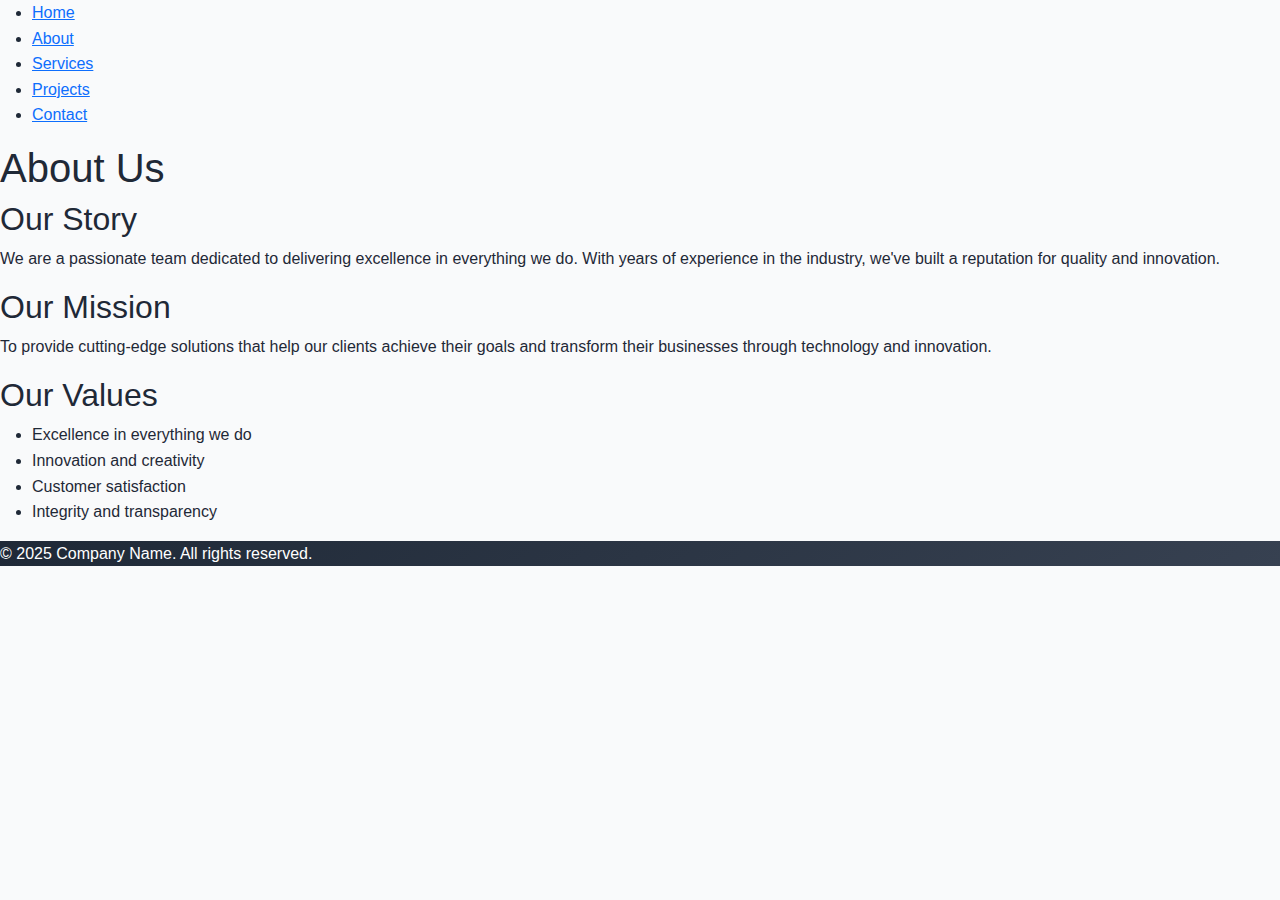
<file: about.html>
<!DOCTYPE html>
<html lang="en">
<head>
    <meta charset="UTF-8">
    <meta name="viewport" content="width=device-width, initial-scale=1.0">
    <title>About Us - Company Name</title>
    <link rel="stylesheet" href="styles.css">
</head>
<body>
    <header>
        <nav>
            <ul class="horizontal-menu">
                <li><a href="index.html">Home</a></li>
                <li><a href="about.html">About</a></li>
                <li><a href="services.html">Services</a></li>
                <li><a href="projects.html">Projects</a></li>
                <li><a href="contact.html">Contact</a></li>
            </ul>
        </nav>
    </header>

    <main>
        <section class="page-content">
            <h1>About Us</h1>
            <div class="about-content">
                <div class="about-text">
                    <h2>Our Story</h2>
                    <p>We are a passionate team dedicated to delivering excellence in everything we do. With years of experience in the industry, we've built a reputation for quality and innovation.</p>
                    
                    <h2>Our Mission</h2>
                    <p>To provide cutting-edge solutions that help our clients achieve their goals and transform their businesses through technology and innovation.</p>
                    
                    <h2>Our Values</h2>
                    <ul class="values-list">
                        <li>Excellence in everything we do</li>
                        <li>Innovation and creativity</li>
                        <li>Customer satisfaction</li>
                        <li>Integrity and transparency</li>
                    </ul>
                </div>
            </div>
        </section>
    </main>

    <footer>
        <p>&copy; 2025 Company Name. All rights reserved.</p>
    </footer>
</body>
</html>
</file>
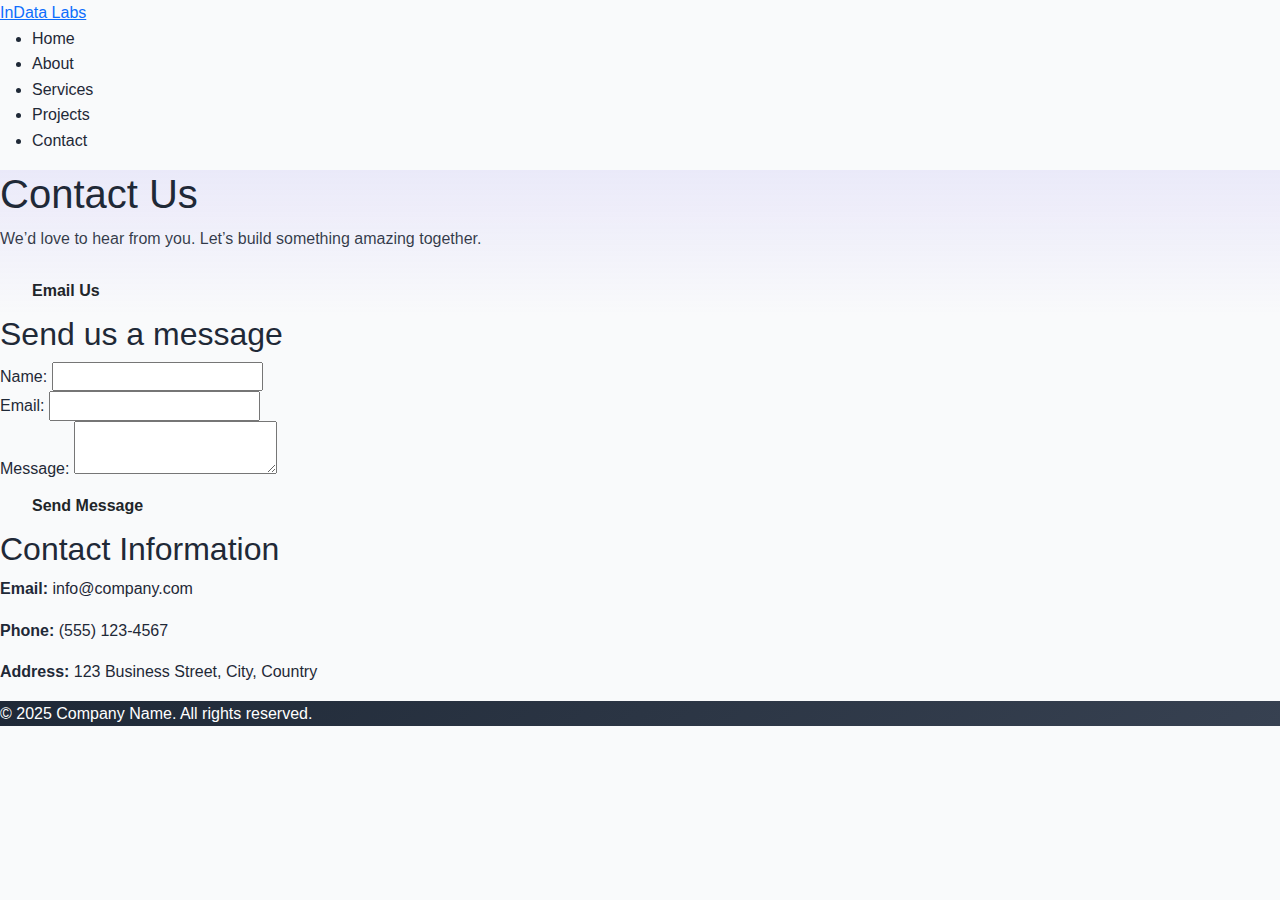
<file: contact.html>
<!DOCTYPE html>
<html lang="en">
<head>
    <meta charset="UTF-8">
    <meta name="viewport" content="width=device-width, initial-scale=1.0">
    <title>Contact - Company Name</title>
    <link rel="stylesheet" href="styles.css">
</head>
<body>
    <header>
        <a href="index.html" class="logo">InData Labs</a>
        <nav>
            <ul>
                <li><a class="nav-link" href="index.html"><span class="nav-dot"></span>Home</a></li>
                <li><a class="nav-link" href="about.html"><span class="nav-dot" style="background:linear-gradient(90deg,#FFD6E8,#FFB3D1)"></span>About</a></li>
                <li><a class="nav-link" href="services.html"><span class="nav-dot" style="background:linear-gradient(90deg,#CFF6E2,#AEEAD7)"></span>Services</a></li>
                <li><a class="nav-link" href="projects.html"><span class="nav-dot" style="background:linear-gradient(90deg,#FFE6A7,#FFD07A)"></span>Projects</a></li>
                <li><a class="nav-link" href="contact.html"><span class="nav-dot" style="background:linear-gradient(90deg,#7C6FF1,#6B5AE8)"></span>Contact</a></li>
            </ul>
        </nav>
    </header>

    <main>
        <section class="hero hero-small" style="background: linear-gradient(180deg, rgba(124,111,241,0.12), rgba(251,248,255,0.02)), url('https://images.unsplash.com/photo-1529333166437-7750a6dd5a70?q=80&w=1600&auto=format&fit=crop') center/cover no-repeat;">
            <div class="hero-content">
                <h1>Contact Us</h1>
                <p class="hero-quote" style="color:rgba(15,23,42,0.85)">We’d love to hear from you. Let’s build something amazing together.</p>
                <a href="mailto:info@company.com" class="btn">Email Us</a>
            </div>
        </section>

        <section class="page-content">
            <div class="contact-container">
                <div class="contact-form">
                    <h2>Send us a message</h2>
                    <form>
                        <div class="form-group">
                            <label for="name">Name:</label>
                            <input type="text" id="name" name="name" required>
                        </div>
                        <div class="form-group">
                            <label for="email">Email:</label>
                            <input type="email" id="email" name="email" required>
                        </div>
                        <div class="form-group">
                            <label for="message">Message:</label>
                            <textarea id="message" name="message" required></textarea>
                        </div>
                        <button type="submit" class="btn">Send Message</button>
                    </form>
                </div>
                <div class="contact-info">
                    <h2>Contact Information</h2>
                    <p><strong>Email:</strong> info@company.com</p>
                    <p><strong>Phone:</strong> (555) 123-4567</p>
                    <p><strong>Address:</strong> 123 Business Street, City, Country</p>
                </div>
            </div>
        </section>
    </main>

    <footer>
        <p>&copy; 2025 Company Name. All rights reserved.</p>
    </footer>
</body>
</html>
</file>
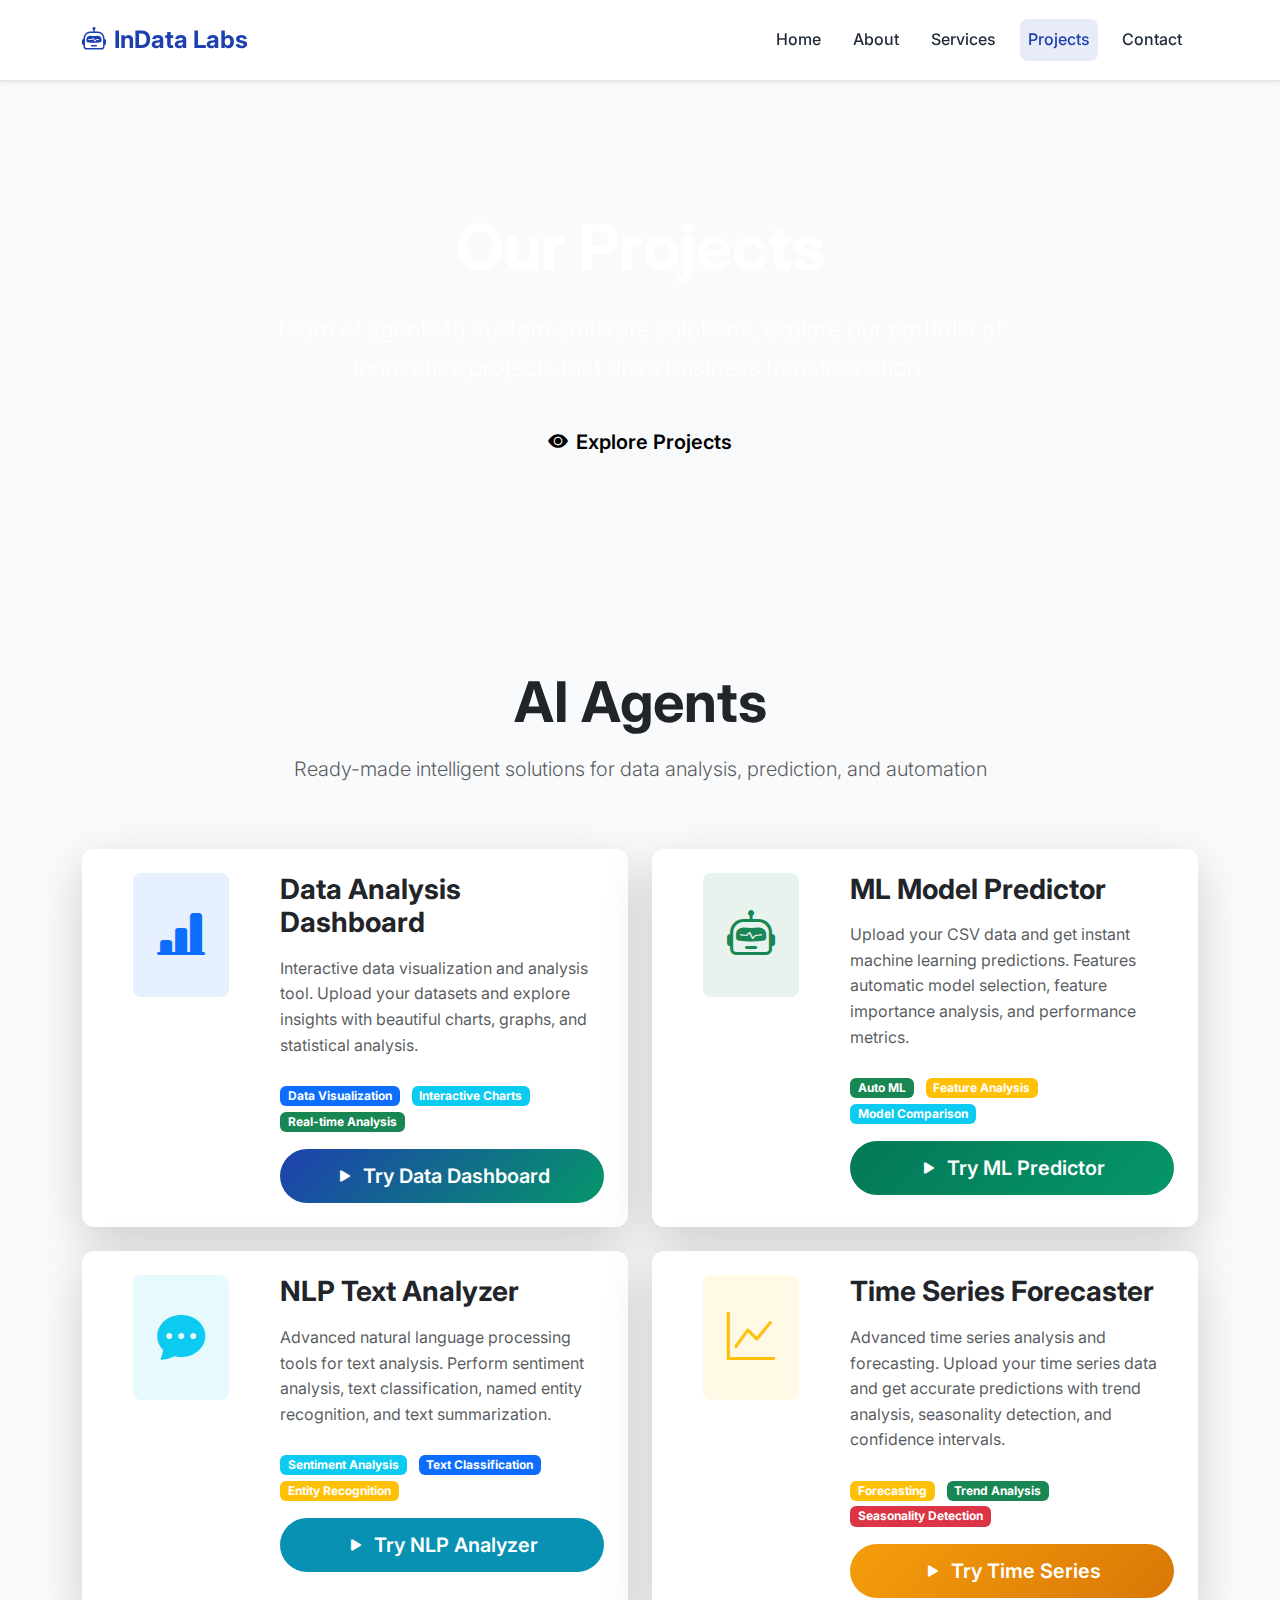
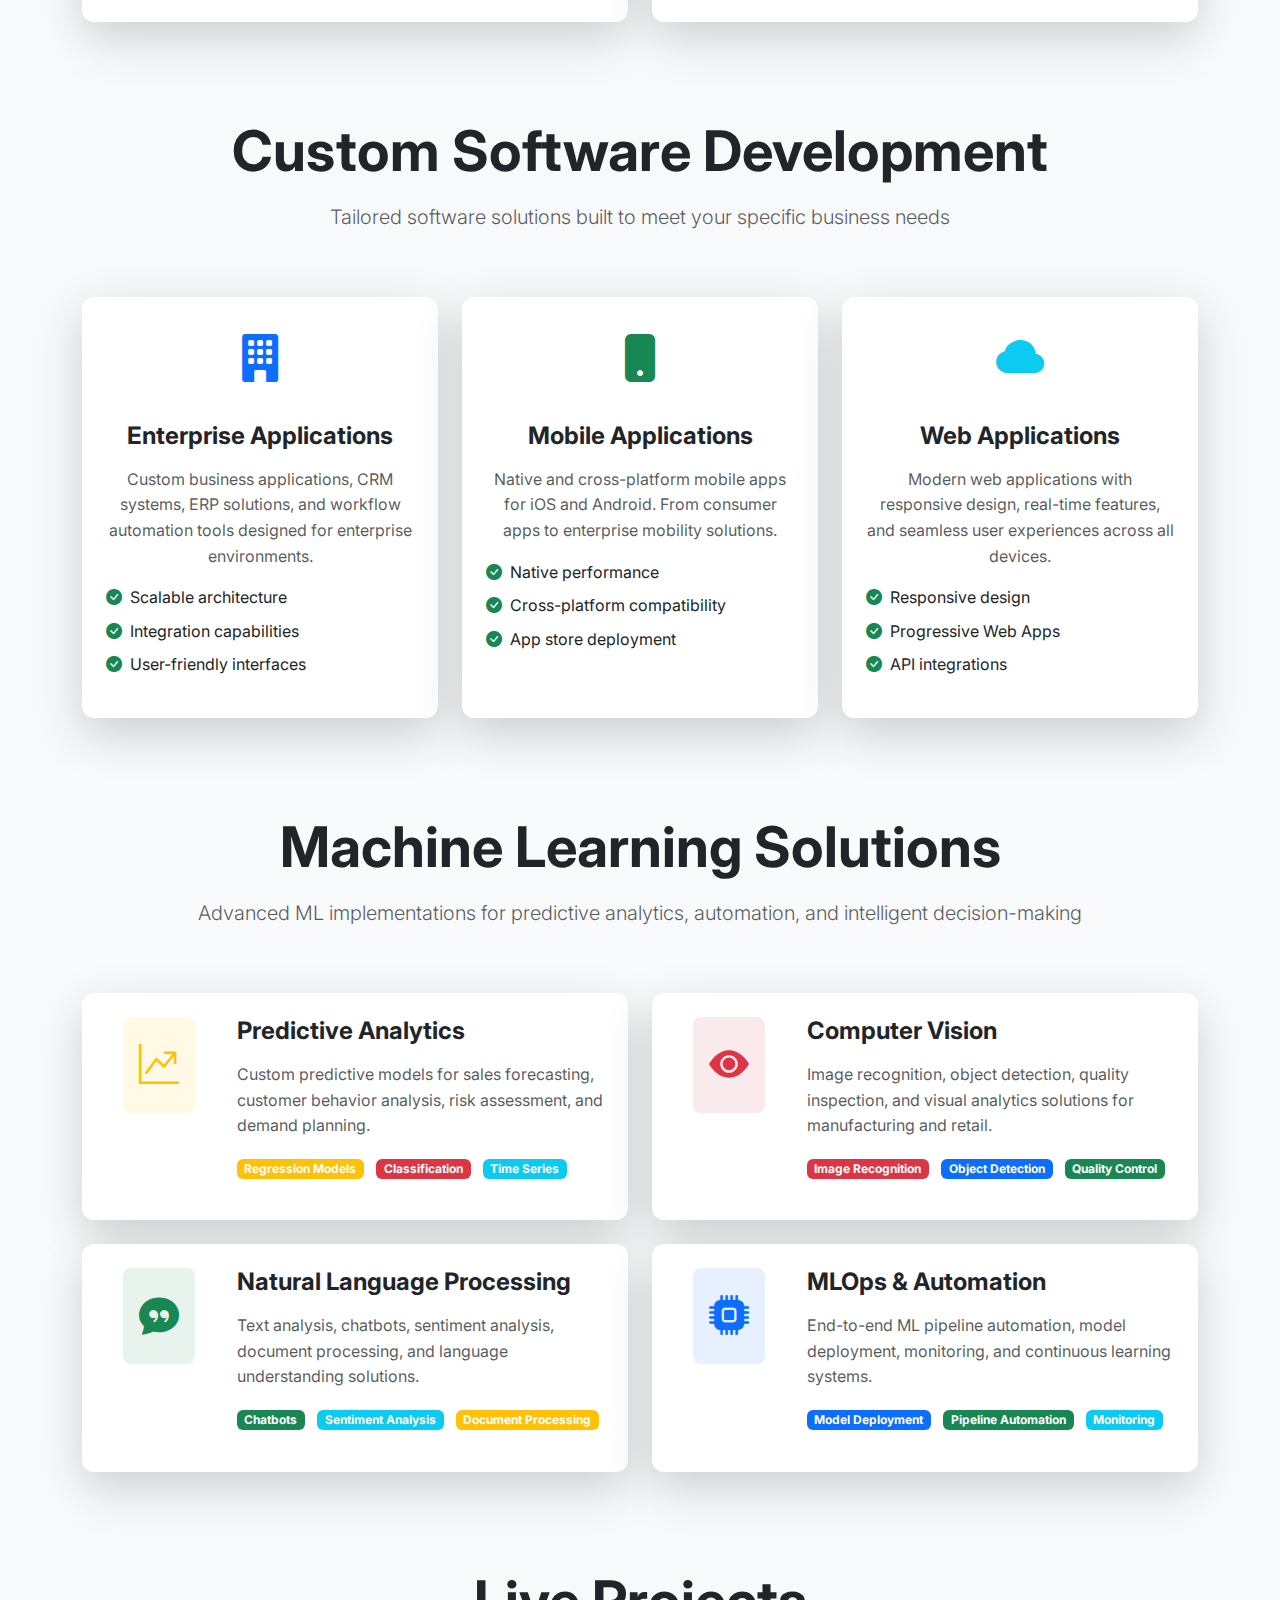
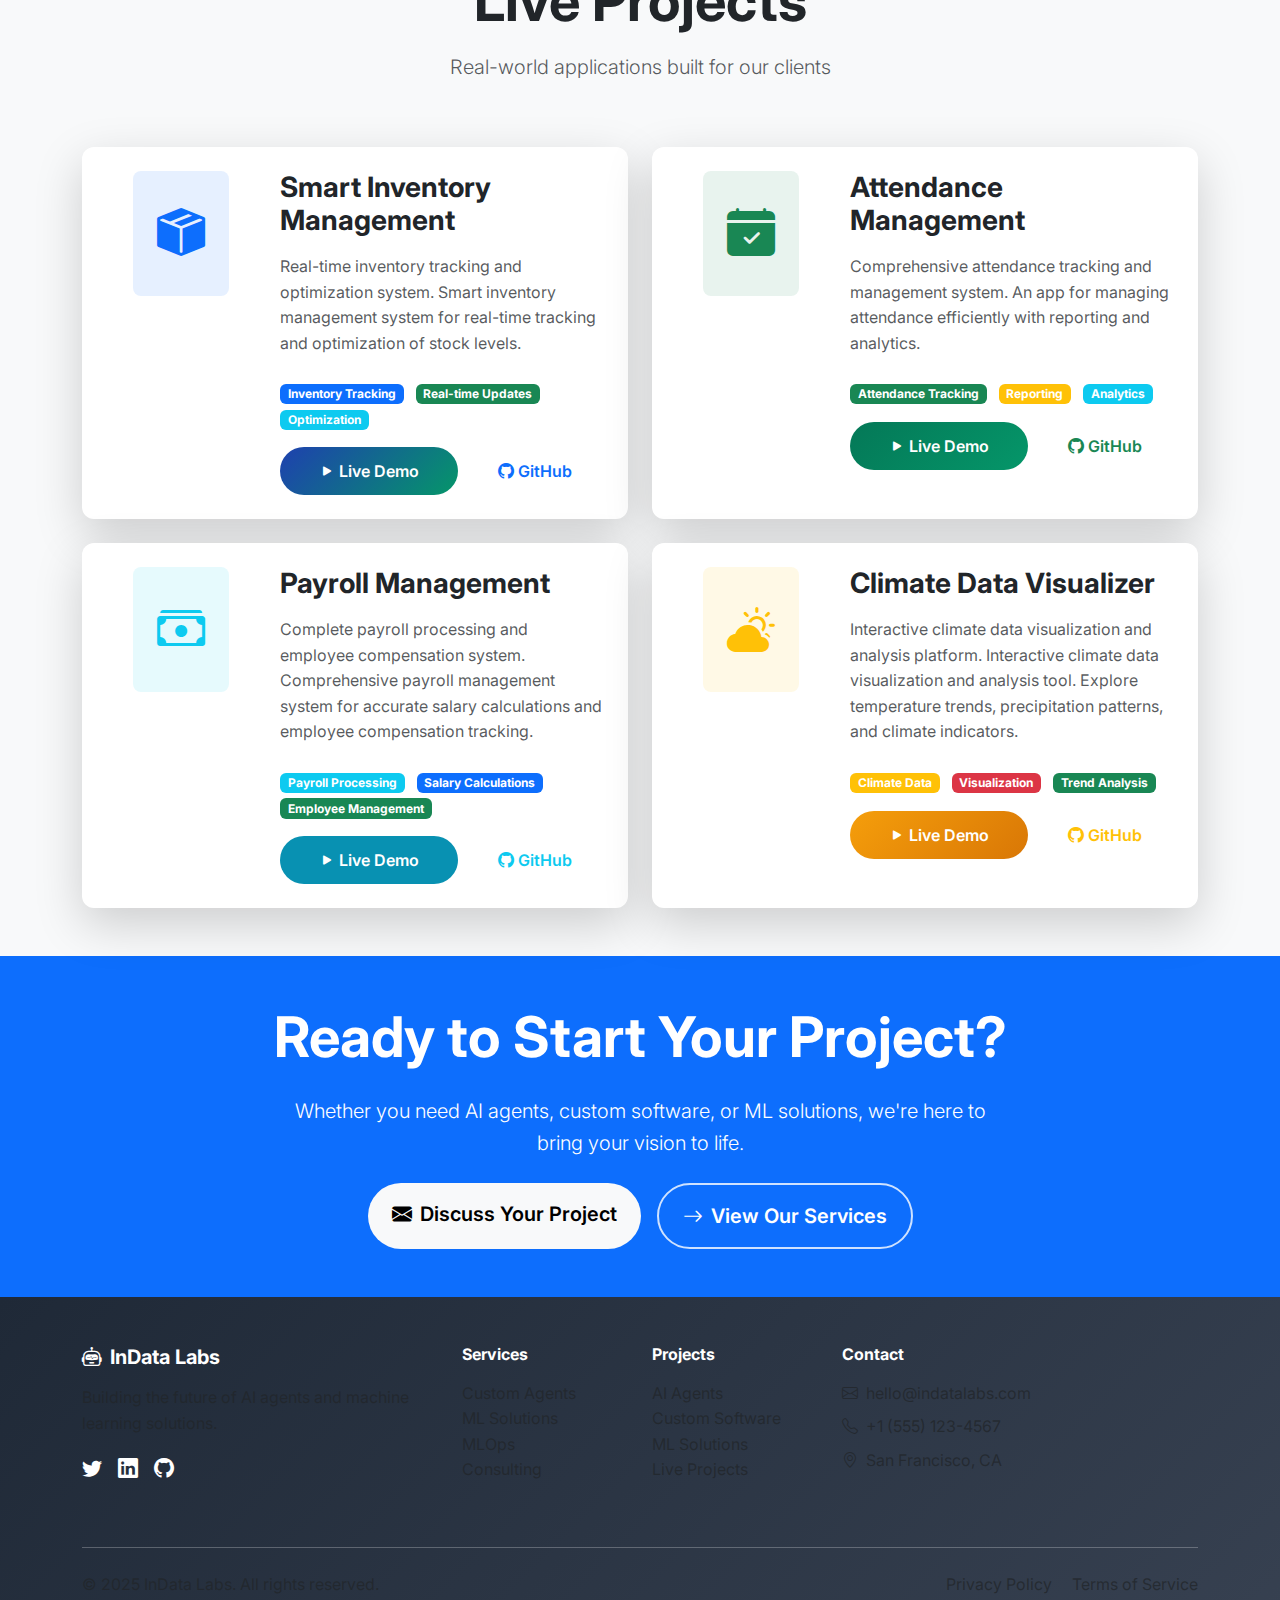
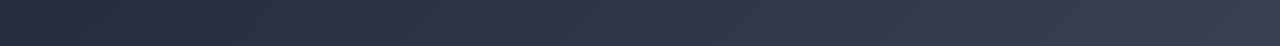
<file: projects.html>
<!DOCTYPE html>
<html lang="en">
<head>
    <meta charset="UTF-8">
    <meta name="viewport" content="width=device-width, initial-scale=1.0">
    <title>Projects - InData Labs</title>
    <meta name="description" content="Explore our portfolio: AI agents, custom software development, ML solutions, and live projects. From intelligent automation to data-driven applications.">

    <!-- Inter font -->
    <link rel="preconnect" href="https://fonts.googleapis.com">
    <link rel="preconnect" href="https://fonts.gstatic.com" crossorigin>
    <link href="https://fonts.googleapis.com/css2?family=Inter:wght@300;400;500;600;700;800;900&display=swap" rel="stylesheet">

    <!-- Bootstrap Icons -->
    <link rel="stylesheet" href="https://cdn.jsdelivr.net/npm/bootstrap-icons@1.10.0/font/bootstrap-icons.css">

    <link rel="stylesheet" href="styles.css">
</head>
<body>
    <!-- Navigation -->
    <nav class="navbar navbar-expand-lg navbar-light bg-white shadow-sm sticky-top">
        <div class="container">
            <a class="navbar-brand fw-bold text-primary" href="index.html">
                <i class="bi bi-robot me-2"></i>InData Labs
            </a>
            <button class="navbar-toggler" type="button" data-bs-toggle="collapse" data-bs-target="#navbarNav">
                <span class="navbar-toggler-icon"></span>
            </button>
            <div class="collapse navbar-collapse" id="navbarNav">
                <ul class="navbar-nav ms-auto">
                    <li class="nav-item">
                        <a class="nav-link" href="index.html">Home</a>
                    </li>
                    <li class="nav-item">
                        <a class="nav-link" href="about.html">About</a>
                    </li>
                    <li class="nav-item">
                        <a class="nav-link" href="services.html">Services</a>
                    </li>
                    <li class="nav-item">
                        <a class="nav-link active" href="projects.html">Projects</a>
                    </li>
                    <li class="nav-item">
                        <a class="nav-link" href="contact.html">Contact</a>
                    </li>
                </ul>
            </div>
        </div>
    </nav>

    <!-- Hero Section -->
    <section class="hero-gradient projects-hero text-white position-relative" style="min-height: 60vh;">
        <div class="container position-relative" style="z-index: 2; padding: 8rem 0;">
            <div class="row justify-content-center text-center">
                <div class="col-lg-8">
                    <h1 class="display-3 fw-bold mb-4">Our Projects</h1>
                    <p class="lead fs-4 mb-4">
                        From AI agents to custom software solutions, explore our portfolio of innovative projects that drive business transformation.
                    </p>
                    <a href="#ai-agents" class="btn btn-light btn-lg px-5 py-3">
                        <i class="bi bi-eye-fill me-2"></i>Explore Projects
                    </a>
                </div>
            </div>
        </div>
    </section>

    <!-- AI Agents Section -->
    <section id="ai-agents" class="py-5">
        <div class="container">
            <div class="row text-center mb-5">
                <div class="col-12">
                    <h2 class="display-4 fw-bold text-dark mb-3">AI Agents</h2>
                    <p class="lead text-muted fs-5">Ready-made intelligent solutions for data analysis, prediction, and automation</p>
                </div>
            </div>

            <div class="row g-4">
                <!-- Data Dashboard -->
                <div class="col-lg-6">
                    <div class="card h-100 border-0 shadow-lg hover-lift">
                        <div class="card-body p-4">
                            <div class="row">
                                <div class="col-md-4 text-center mb-3 mb-md-0">
                                    <div class="bg-primary bg-opacity-10 rounded-3 p-4 d-inline-block">
                                        <i class="bi bi-bar-chart-line-fill text-primary" style="font-size: 3rem;"></i>
                                    </div>
                                </div>
                                <div class="col-md-8">
                                    <h3 class="card-title fw-bold mb-3">Data Analysis Dashboard</h3>
                                    <p class="card-text text-muted mb-4">
                                        Interactive data visualization and analysis tool. Upload your datasets and explore insights with beautiful charts, graphs, and statistical analysis.
                                    </p>
                                    <div class="mb-3">
                                        <span class="badge bg-primary me-2">Data Visualization</span>
                                        <span class="badge bg-info me-2">Interactive Charts</span>
                                        <span class="badge bg-success">Real-time Analysis</span>
                                    </div>
                                    <a href="https://data-dashboard-demo.streamlit.app" class="btn btn-primary btn-lg w-100" target="_blank">
                                        <i class="bi bi-play-fill me-2"></i>Try Data Dashboard
                                    </a>
                                </div>
                            </div>
                        </div>
                    </div>
                </div>

                <!-- ML Predictor -->
                <div class="col-lg-6">
                    <div class="card h-100 border-0 shadow-lg hover-lift">
                        <div class="card-body p-4">
                            <div class="row">
                                <div class="col-md-4 text-center mb-3 mb-md-0">
                                    <div class="bg-success bg-opacity-10 rounded-3 p-4 d-inline-block">
                                        <i class="bi bi-robot text-success" style="font-size: 3rem;"></i>
                                    </div>
                                </div>
                                <div class="col-md-8">
                                    <h3 class="card-title fw-bold mb-3">ML Model Predictor</h3>
                                    <p class="card-text text-muted mb-4">
                                        Upload your CSV data and get instant machine learning predictions. Features automatic model selection, feature importance analysis, and performance metrics.
                                    </p>
                                    <div class="mb-3">
                                        <span class="badge bg-success me-2">Auto ML</span>
                                        <span class="badge bg-warning me-2">Feature Analysis</span>
                                        <span class="badge bg-info">Model Comparison</span>
                                    </div>
                                    <a href="https://ml-predictor-demo.streamlit.app" class="btn btn-success btn-lg w-100" target="_blank">
                                        <i class="bi bi-play-fill me-2"></i>Try ML Predictor
                                    </a>
                                </div>
                            </div>
                        </div>
                    </div>
                </div>

                <!-- NLP Analyzer -->
                <div class="col-lg-6">
                    <div class="card h-100 border-0 shadow-lg hover-lift">
                        <div class="card-body p-4">
                            <div class="row">
                                <div class="col-md-4 text-center mb-3 mb-md-0">
                                    <div class="bg-info bg-opacity-10 rounded-3 p-4 d-inline-block">
                                        <i class="bi bi-chat-dots-fill text-info" style="font-size: 3rem;"></i>
                                    </div>
                                </div>
                                <div class="col-md-8">
                                    <h3 class="card-title fw-bold mb-3">NLP Text Analyzer</h3>
                                    <p class="card-text text-muted mb-4">
                                        Advanced natural language processing tools for text analysis. Perform sentiment analysis, text classification, named entity recognition, and text summarization.
                                    </p>
                                    <div class="mb-3">
                                        <span class="badge bg-info me-2">Sentiment Analysis</span>
                                        <span class="badge bg-primary me-2">Text Classification</span>
                                        <span class="badge bg-warning">Entity Recognition</span>
                                    </div>
                                    <a href="https://nlp-analyzer-demo.streamlit.app" class="btn btn-info btn-lg w-100" target="_blank">
                                        <i class="bi bi-play-fill me-2"></i>Try NLP Analyzer
                                    </a>
                                </div>
                            </div>
                        </div>
                    </div>
                </div>

                <!-- Time Series Analyzer -->
                <div class="col-lg-6">
                    <div class="card h-100 border-0 shadow-lg hover-lift">
                        <div class="card-body p-4">
                            <div class="row">
                                <div class="col-md-4 text-center mb-3 mb-md-0">
                                    <div class="bg-warning bg-opacity-10 rounded-3 p-4 d-inline-block">
                                        <i class="bi bi-graph-up text-warning" style="font-size: 3rem;"></i>
                                    </div>
                                </div>
                                <div class="col-md-8">
                                    <h3 class="card-title fw-bold mb-3">Time Series Forecaster</h3>
                                    <p class="card-text text-muted mb-4">
                                        Advanced time series analysis and forecasting. Upload your time series data and get accurate predictions with trend analysis, seasonality detection, and confidence intervals.
                                    </p>
                                    <div class="mb-3">
                                        <span class="badge bg-warning me-2">Forecasting</span>
                                        <span class="badge bg-success me-2">Trend Analysis</span>
                                        <span class="badge bg-danger">Seasonality Detection</span>
                                    </div>
                                    <a href="https://time-series-demo.streamlit.app" class="btn btn-warning btn-lg w-100" target="_blank">
                                        <i class="bi bi-play-fill me-2"></i>Try Time Series
                                    </a>
                                </div>
                            </div>
                        </div>
                    </div>
                </div>
            </div>
        </div>
    </section>

    <!-- Custom Software Section -->
    <section id="custom-software" class="py-5 bg-light">
        <div class="container">
            <div class="row text-center mb-5">
                <div class="col-12">
                    <h2 class="display-4 fw-bold text-dark mb-3">Custom Software Development</h2>
                    <p class="lead text-muted fs-5">Tailored software solutions built to meet your specific business needs</p>
                </div>
            </div>

            <div class="row g-4">
                <div class="col-lg-4">
                    <div class="card h-100 border-0 shadow-lg text-center">
                        <div class="card-body p-4">
                            <div class="mb-4">
                                <i class="bi bi-building-fill text-primary" style="font-size: 3rem;"></i>
                            </div>
                            <h4 class="card-title fw-bold mb-3">Enterprise Applications</h4>
                            <p class="card-text text-muted">
                                Custom business applications, CRM systems, ERP solutions, and workflow automation tools designed for enterprise environments.
                            </p>
                            <ul class="list-unstyled text-start mt-3">
                                <li class="mb-2"><i class="bi bi-check-circle-fill text-success me-2"></i>Scalable architecture</li>
                                <li class="mb-2"><i class="bi bi-check-circle-fill text-success me-2"></i>Integration capabilities</li>
                                <li class="mb-2"><i class="bi bi-check-circle-fill text-success me-2"></i>User-friendly interfaces</li>
                            </ul>
                        </div>
                    </div>
                </div>

                <div class="col-lg-4">
                    <div class="card h-100 border-0 shadow-lg text-center">
                        <div class="card-body p-4">
                            <div class="mb-4">
                                <i class="bi bi-phone-fill text-success" style="font-size: 3rem;"></i>
                            </div>
                            <h4 class="card-title fw-bold mb-3">Mobile Applications</h4>
                            <p class="card-text text-muted">
                                Native and cross-platform mobile apps for iOS and Android. From consumer apps to enterprise mobility solutions.
                            </p>
                            <ul class="list-unstyled text-start mt-3">
                                <li class="mb-2"><i class="bi bi-check-circle-fill text-success me-2"></i>Native performance</li>
                                <li class="mb-2"><i class="bi bi-check-circle-fill text-success me-2"></i>Cross-platform compatibility</li>
                                <li class="mb-2"><i class="bi bi-check-circle-fill text-success me-2"></i>App store deployment</li>
                            </ul>
                        </div>
                    </div>
                </div>

                <div class="col-lg-4">
                    <div class="card h-100 border-0 shadow-lg text-center">
                        <div class="card-body p-4">
                            <div class="mb-4">
                                <i class="bi bi-cloud-fill text-info" style="font-size: 3rem;"></i>
                            </div>
                            <h4 class="card-title fw-bold mb-3">Web Applications</h4>
                            <p class="card-text text-muted">
                                Modern web applications with responsive design, real-time features, and seamless user experiences across all devices.
                            </p>
                            <ul class="list-unstyled text-start mt-3">
                                <li class="mb-2"><i class="bi bi-check-circle-fill text-success me-2"></i>Responsive design</li>
                                <li class="mb-2"><i class="bi bi-check-circle-fill text-success me-2"></i>Progressive Web Apps</li>
                                <li class="mb-2"><i class="bi bi-check-circle-fill text-success me-2"></i>API integrations</li>
                            </ul>
                        </div>
                    </div>
                </div>
            </div>
        </div>
    </section>

    <!-- ML Solutions Section -->
    <section id="ml-solutions" class="py-5">
        <div class="container">
            <div class="row text-center mb-5">
                <div class="col-12">
                    <h2 class="display-4 fw-bold text-dark mb-3">Machine Learning Solutions</h2>
                    <p class="lead text-muted fs-5">Advanced ML implementations for predictive analytics, automation, and intelligent decision-making</p>
                </div>
            </div>

            <div class="row g-4">
                <div class="col-lg-6">
                    <div class="card h-100 border-0 shadow-lg">
                        <div class="card-body p-4">
                            <div class="row">
                                <div class="col-md-3 text-center mb-3 mb-md-0">
                                    <div class="bg-warning bg-opacity-10 rounded-3 p-3 d-inline-block">
                                        <i class="bi bi-graph-up-arrow text-warning" style="font-size: 2.5rem;"></i>
                                    </div>
                                </div>
                                <div class="col-md-9">
                                    <h4 class="card-title fw-bold mb-3">Predictive Analytics</h4>
                                    <p class="card-text text-muted mb-3">
                                        Custom predictive models for sales forecasting, customer behavior analysis, risk assessment, and demand planning.
                                    </p>
                                    <div class="mb-3">
                                        <span class="badge bg-warning me-2">Regression Models</span>
                                        <span class="badge bg-danger me-2">Classification</span>
                                        <span class="badge bg-info">Time Series</span>
                                    </div>
                                </div>
                            </div>
                        </div>
                    </div>
                </div>

                <div class="col-lg-6">
                    <div class="card h-100 border-0 shadow-lg">
                        <div class="card-body p-4">
                            <div class="row">
                                <div class="col-md-3 text-center mb-3 mb-md-0">
                                    <div class="bg-danger bg-opacity-10 rounded-3 p-3 d-inline-block">
                                        <i class="bi bi-eye-fill text-danger" style="font-size: 2.5rem;"></i>
                                    </div>
                                </div>
                                <div class="col-md-9">
                                    <h4 class="card-title fw-bold mb-3">Computer Vision</h4>
                                    <p class="card-text text-muted mb-3">
                                        Image recognition, object detection, quality inspection, and visual analytics solutions for manufacturing and retail.
                                    </p>
                                    <div class="mb-3">
                                        <span class="badge bg-danger me-2">Image Recognition</span>
                                        <span class="badge bg-primary me-2">Object Detection</span>
                                        <span class="badge bg-success">Quality Control</span>
                                    </div>
                                </div>
                            </div>
                        </div>
                    </div>
                </div>

                <div class="col-lg-6">
                    <div class="card h-100 border-0 shadow-lg">
                        <div class="card-body p-4">
                            <div class="row">
                                <div class="col-md-3 text-center mb-3 mb-md-0">
                                    <div class="bg-success bg-opacity-10 rounded-3 p-3 d-inline-block">
                                        <i class="bi bi-chat-quote-fill text-success" style="font-size: 2.5rem;"></i>
                                    </div>
                                </div>
                                <div class="col-md-9">
                                    <h4 class="card-title fw-bold mb-3">Natural Language Processing</h4>
                                    <p class="card-text text-muted mb-3">
                                        Text analysis, chatbots, sentiment analysis, document processing, and language understanding solutions.
                                    </p>
                                    <div class="mb-3">
                                        <span class="badge bg-success me-2">Chatbots</span>
                                        <span class="badge bg-info me-2">Sentiment Analysis</span>
                                        <span class="badge bg-warning">Document Processing</span>
                                    </div>
                                </div>
                            </div>
                        </div>
                    </div>
                </div>

                <div class="col-lg-6">
                    <div class="card h-100 border-0 shadow-lg">
                        <div class="card-body p-4">
                            <div class="row">
                                <div class="col-md-3 text-center mb-3 mb-md-0">
                                    <div class="bg-primary bg-opacity-10 rounded-3 p-3 d-inline-block">
                                        <i class="bi bi-cpu-fill text-primary" style="font-size: 2.5rem;"></i>
                                    </div>
                                </div>
                                <div class="col-md-9">
                                    <h4 class="card-title fw-bold mb-3">MLOps & Automation</h4>
                                    <p class="card-text text-muted mb-3">
                                        End-to-end ML pipeline automation, model deployment, monitoring, and continuous learning systems.
                                    </p>
                                    <div class="mb-3">
                                        <span class="badge bg-primary me-2">Model Deployment</span>
                                        <span class="badge bg-success me-2">Pipeline Automation</span>
                                        <span class="badge bg-info">Monitoring</span>
                                    </div>
                                </div>
                            </div>
                        </div>
                    </div>
                </div>
            </div>
        </div>
    </section>

    <!-- Live Projects Section -->
    <section id="live-projects" class="py-5 bg-light">
        <div class="container">
            <div class="row text-center mb-5">
                <div class="col-12">
                    <h2 class="display-4 fw-bold text-dark mb-3">Live Projects</h2>
                    <p class="lead text-muted fs-5">Real-world applications built for our clients</p>
                </div>
            </div>

            <div class="row g-4">
                <!-- Smart Inventory -->
                <div class="col-lg-6">
                    <div class="card h-100 border-0 shadow-lg hover-lift">
                        <div class="card-body p-4">
                            <div class="row">
                                <div class="col-md-4 text-center mb-3 mb-md-0">
                                    <div class="bg-primary bg-opacity-10 rounded-3 p-4 d-inline-block">
                                        <i class="bi bi-box-seam-fill text-primary" style="font-size: 3rem;"></i>
                                    </div>
                                </div>
                                <div class="col-md-8">
                                    <h3 class="card-title fw-bold mb-3">Smart Inventory Management</h3>
                                    <p class="card-text text-muted mb-4">
                                        Real-time inventory tracking and optimization system. Smart inventory management system for real-time tracking and optimization of stock levels.
                                    </p>
                                    <div class="mb-3">
                                        <span class="badge bg-primary me-2">Inventory Tracking</span>
                                        <span class="badge bg-success me-2">Real-time Updates</span>
                                        <span class="badge bg-info">Optimization</span>
                                    </div>
                                    <div class="d-flex gap-2">
                                        <a href="https://inventory-dpembbc6lfsxsk9utbmjhr.streamlit.app/" class="btn btn-primary flex-fill" target="_blank">
                                            <i class="bi bi-play-fill me-1"></i>Live Demo
                                        </a>
                                        <a href="https://github.com/yourusername/stock-analyzer" class="btn btn-outline-primary" target="_blank">
                                            <i class="bi bi-github me-1"></i>GitHub
                                        </a>
                                    </div>
                                </div>
                            </div>
                        </div>
                    </div>
                </div>

                <!-- Attendance App -->
                <div class="col-lg-6">
                    <div class="card h-100 border-0 shadow-lg hover-lift">
                        <div class="card-body p-4">
                            <div class="row">
                                <div class="col-md-4 text-center mb-3 mb-md-0">
                                    <div class="bg-success bg-opacity-10 rounded-3 p-4 d-inline-block">
                                        <i class="bi bi-calendar-check-fill text-success" style="font-size: 3rem;"></i>
                                    </div>
                                </div>
                                <div class="col-md-8">
                                    <h3 class="card-title fw-bold mb-3">Attendance Management</h3>
                                    <p class="card-text text-muted mb-4">
                                        Comprehensive attendance tracking and management system. An app for managing attendance efficiently with reporting and analytics.
                                    </p>
                                    <div class="mb-3">
                                        <span class="badge bg-success me-2">Attendance Tracking</span>
                                        <span class="badge bg-warning me-2">Reporting</span>
                                        <span class="badge bg-info">Analytics</span>
                                    </div>
                                    <div class="d-flex gap-2">
                                        <a href="https://attendance-jzfnokjswkhnk4iaeokza.streamlit.app/" class="btn btn-success flex-fill" target="_blank">
                                            <i class="bi bi-play-fill me-1"></i>Live Demo
                                        </a>
                                        <a href="https://github.com/yourusername/image-recognition" class="btn btn-outline-success" target="_blank">
                                            <i class="bi bi-github me-1"></i>GitHub
                                        </a>
                                    </div>
                                </div>
                            </div>
                        </div>
                    </div>
                </div>

                <!-- Payroll App -->
                <div class="col-lg-6">
                    <div class="card h-100 border-0 shadow-lg hover-lift">
                        <div class="card-body p-4">
                            <div class="row">
                                <div class="col-md-4 text-center mb-3 mb-md-0">
                                    <div class="bg-info bg-opacity-10 rounded-3 p-4 d-inline-block">
                                        <i class="bi bi-cash-stack text-info" style="font-size: 3rem;"></i>
                                    </div>
                                </div>
                                <div class="col-md-8">
                                    <h3 class="card-title fw-bold mb-3">Payroll Management</h3>
                                    <p class="card-text text-muted mb-4">
                                        Complete payroll processing and employee compensation system. Comprehensive payroll management system for accurate salary calculations and employee compensation tracking.
                                    </p>
                                    <div class="mb-3">
                                        <span class="badge bg-info me-2">Payroll Processing</span>
                                        <span class="badge bg-primary me-2">Salary Calculations</span>
                                        <span class="badge bg-success">Employee Management</span>
                                    </div>
                                    <div class="d-flex gap-2">
                                        <a href="https://payroll-app-fa5xdgdvb8eoedonn6y8gr.streamlit.app/" class="btn btn-info flex-fill" target="_blank">
                                            <i class="bi bi-play-fill me-1"></i>Live Demo
                                        </a>
                                        <a href="https://github.com/yourusername/social-analytics" class="btn btn-outline-info" target="_blank">
                                            <i class="bi bi-github me-1"></i>GitHub
                                        </a>
                                    </div>
                                </div>
                            </div>
                        </div>
                    </div>
                </div>

                <!-- Climate Data Visualizer -->
                <div class="col-lg-6">
                    <div class="card h-100 border-0 shadow-lg hover-lift">
                        <div class="card-body p-4">
                            <div class="row">
                                <div class="col-md-4 text-center mb-3 mb-md-0">
                                    <div class="bg-warning bg-opacity-10 rounded-3 p-4 d-inline-block">
                                        <i class="bi bi-cloud-sun-fill text-warning" style="font-size: 3rem;"></i>
                                    </div>
                                </div>
                                <div class="col-md-8">
                                    <h3 class="card-title fw-bold mb-3">Climate Data Visualizer</h3>
                                    <p class="card-text text-muted mb-4">
                                        Interactive climate data visualization and analysis platform. Interactive climate data visualization and analysis tool. Explore temperature trends, precipitation patterns, and climate indicators.
                                    </p>
                                    <div class="mb-3">
                                        <span class="badge bg-warning me-2">Climate Data</span>
                                        <span class="badge bg-danger me-2">Visualization</span>
                                        <span class="badge bg-success">Trend Analysis</span>
                                    </div>
                                    <div class="d-flex gap-2">
                                        <a href="https://climate-viz-demo.streamlit.app" class="btn btn-warning flex-fill" target="_blank">
                                            <i class="bi bi-play-fill me-1"></i>Live Demo
                                        </a>
                                        <a href="https://github.com/yourusername/climate-viz" class="btn btn-outline-warning" target="_blank">
                                            <i class="bi bi-github me-1"></i>GitHub
                                        </a>
                                    </div>
                                </div>
                            </div>
                        </div>
                    </div>
                </div>
            </div>
        </div>
    </section>

    <!-- CTA Section -->
    <section class="py-5 bg-primary text-white">
        <div class="container">
            <div class="row text-center">
                <div class="col-lg-8 mx-auto">
                    <h2 class="display-4 fw-bold mb-4">Ready to Start Your Project?</h2>
                    <p class="lead fs-5 mb-4">
                        Whether you need AI agents, custom software, or ML solutions, we're here to bring your vision to life.
                    </p>
                    <div class="d-flex gap-3 justify-content-center flex-wrap">
                        <a href="contact.html" class="btn btn-light btn-lg px-4 py-3">
                            <i class="bi bi-envelope-fill me-2"></i>Discuss Your Project
                        </a>
                        <a href="services.html" class="btn btn-outline-light btn-lg px-4 py-3">
                            <i class="bi bi-arrow-right me-2"></i>View Our Services
                        </a>
                    </div>
                </div>
            </div>
        </div>
    </section>

    <!-- Footer -->
    <footer class="bg-dark text-white py-5">
        <div class="container">
            <div class="row">
                <div class="col-lg-4 mb-4">
                    <h5 class="fw-bold mb-3">
                        <i class="bi bi-robot me-2"></i>InData Labs
                    </h5>
                    <p class="text-muted">Building the future of AI agents and machine learning solutions.</p>
                    <div class="d-flex gap-3">
                        <a href="#" class="text-white"><i class="bi bi-twitter fs-5"></i></a>
                        <a href="#" class="text-white"><i class="bi bi-linkedin fs-5"></i></a>
                        <a href="#" class="text-white"><i class="bi bi-github fs-5"></i></a>
                    </div>
                </div>
                <div class="col-lg-2 col-md-4 mb-4">
                    <h6 class="fw-bold mb-3">Services</h6>
                    <ul class="list-unstyled">
                        <li><a href="#" class="text-muted text-decoration-none">Custom Agents</a></li>
                        <li><a href="#" class="text-muted text-decoration-none">ML Solutions</a></li>
                        <li><a href="#" class="text-muted text-decoration-none">MLOps</a></li>
                        <li><a href="#" class="text-muted text-decoration-none">Consulting</a></li>
                    </ul>
                </div>
                <div class="col-lg-2 col-md-4 mb-4">
                    <h6 class="fw-bold mb-3">Projects</h6>
                    <ul class="list-unstyled">
                        <li><a href="projects.html" class="text-muted text-decoration-none">AI Agents</a></li>
                        <li><a href="projects.html#custom-software" class="text-muted text-decoration-none">Custom Software</a></li>
                        <li><a href="projects.html#ml-solutions" class="text-muted text-decoration-none">ML Solutions</a></li>
                        <li><a href="projects.html#live-projects" class="text-muted text-decoration-none">Live Projects</a></li>
                    </ul>
                </div>
                <div class="col-lg-4 mb-4">
                    <h6 class="fw-bold mb-3">Contact</h6>
                    <p class="text-muted mb-2">
                        <i class="bi bi-envelope me-2"></i>hello@indatalabs.com
                    </p>
                    <p class="text-muted mb-2">
                        <i class="bi bi-telephone me-2"></i>+1 (555) 123-4567
                    </p>
                    <p class="text-muted mb-0">
                        <i class="bi bi-geo-alt me-2"></i>San Francisco, CA
                    </p>
                </div>
            </div>
            <hr class="my-4">
            <div class="row align-items-center">
                <div class="col-md-6">
                    <p class="text-muted mb-0">&copy; 2025 InData Labs. All rights reserved.</p>
                </div>
                <div class="col-md-6 text-md-end">
                    <a href="#" class="text-muted text-decoration-none me-3">Privacy Policy</a>
                    <a href="#" class="text-muted text-decoration-none">Terms of Service</a>
                </div>
            </div>
        </div>
    </footer>

    <!-- Bootstrap JS -->
    <script src="https://cdn.jsdelivr.net/npm/bootstrap@5.3.0/dist/js/bootstrap.bundle.min.js"></script>
</body>
</html>
</file>
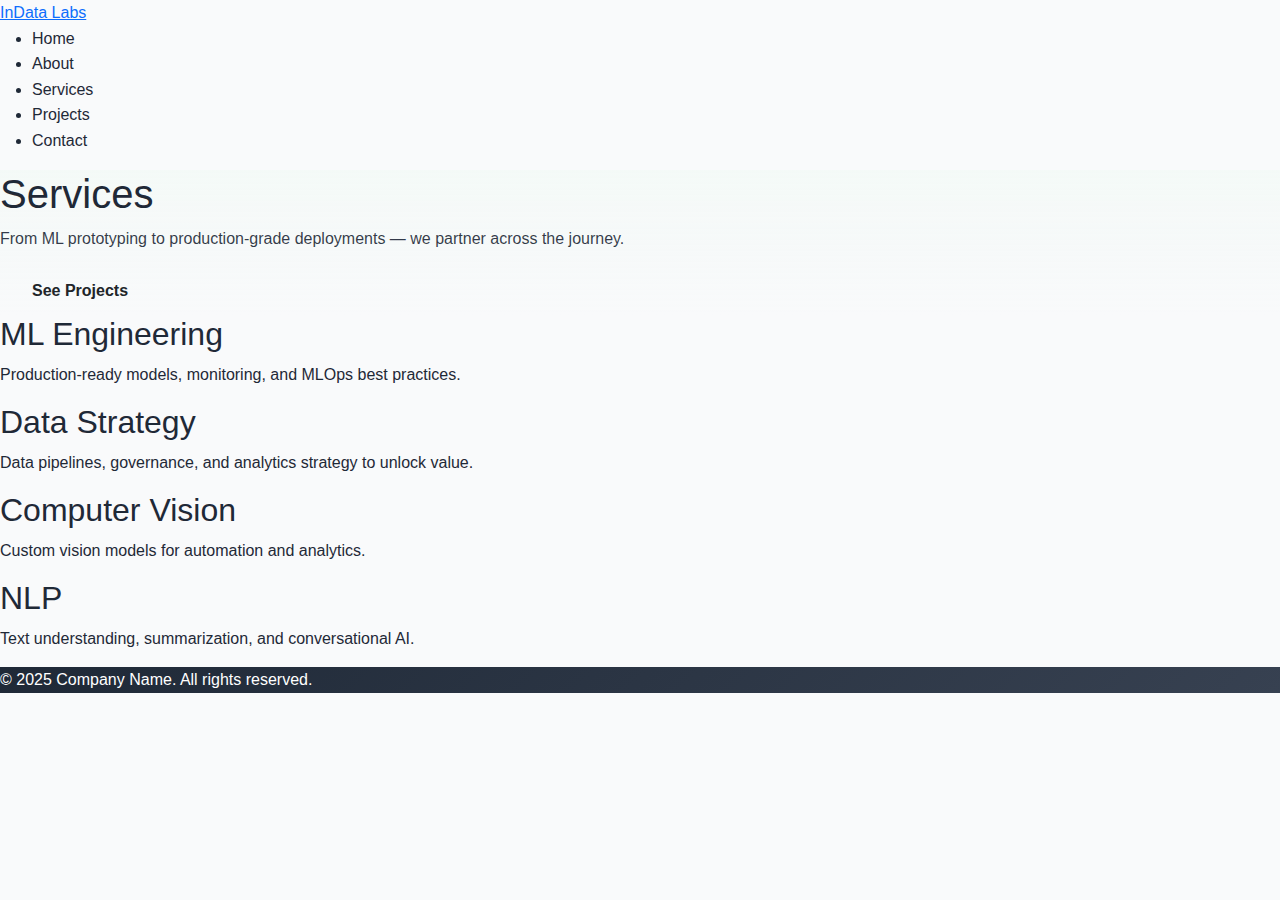
<file: services.html>
<!DOCTYPE html>
<html lang="en">
<head>
    <meta charset="UTF-8">
    <meta name="viewport" content="width=device-width, initial-scale=1.0">
    <title>Services - Company Name</title>
    <link rel="stylesheet" href="styles.css">
</head>
<body>
    <header>
        <a href="index.html" class="logo">InData Labs</a>
        <nav>
            <ul>
                <li><a class="nav-link" href="index.html"><span class="nav-dot"></span>Home</a></li>
                <li><a class="nav-link" href="about.html"><span class="nav-dot" style="background:linear-gradient(90deg,#FFD6E8,#FFB3D1)"></span>About</a></li>
                <li><a class="nav-link" href="services.html"><span class="nav-dot" style="background:linear-gradient(90deg,#CFF6E2,#AEEAD7)"></span>Services</a></li>
                <li><a class="nav-link" href="projects.html"><span class="nav-dot" style="background:linear-gradient(90deg,#FFE6A7,#FFD07A)"></span>Projects</a></li>
                <li><a class="nav-link" href="contact.html"><span class="nav-dot" style="background:linear-gradient(90deg,#7C6FF1,#6B5AE8)"></span>Contact</a></li>
            </ul>
        </nav>
    </header>

    <main>
        <section class="hero hero-small" style="background: linear-gradient(180deg, rgba(207,246,226,0.12), rgba(251,248,255,0.02)), url('https://images.unsplash.com/photo-1529333166437-7750a6dd5a70?q=80&w=1600&auto=format&fit=crop') center/cover no-repeat;">
            <div class="hero-content">
                <h1>Services</h1>
                <p class="hero-quote" style="color:rgba(15,23,42,0.85)">From ML prototyping to production-grade deployments — we partner across the journey.</p>
                <a href="projects.html" class="btn">See Projects</a>
            </div>
        </section>

        <section class="page-content">
            <div class="services-grid">
                <div class="service-card">
                    <h2>ML Engineering</h2>
                    <p>Production-ready models, monitoring, and MLOps best practices.</p>
                </div>
                <div class="service-card">
                    <h2>Data Strategy</h2>
                    <p>Data pipelines, governance, and analytics strategy to unlock value.</p>
                </div>
                <div class="service-card">
                    <h2>Computer Vision</h2>
                    <p>Custom vision models for automation and analytics.</p>
                </div>
                <div class="service-card">
                    <h2>NLP</h2>
                    <p>Text understanding, summarization, and conversational AI.</p>
                </div>
            </div>
        </section>
    </main>

    <footer>
        <p>&copy; 2025 Company Name. All rights reserved.</p>
    </footer>
</body>
</html>
</file>
<file: styles.css>
/* Bootstrap Override and Custom Styles */
@import url('https://cdn.jsdelivr.net/npm/bootstrap@5.3.0/dist/css/bootstrap.min.css');

:root {
    --primary-color: #1e40af; /* Rich Blue */
    --secondary-color: #059669; /* Rich Green */
    --accent-color: #10b981; /* Emerald Green */
    --success-color: #047857; /* Dark Emerald */
    --info-color: #0891b2; /* Teal */
    --warning-color: #f59e0b; /* Orange */
    --danger-color: #ef4444; /* Red */
    --dark-color: #1f2937;
    --light-color: #f9fafb;
    --gray-color: #6b7280;
    --border-radius: 12px;
    --box-shadow: 0 10px 25px rgba(0, 0, 0, 0.1);
    --transition: all 0.3s ease;
}

* {
    margin: 0;
    padding: 0;
    box-sizing: border-box;
}

body {
    font-family: 'Inter', -apple-system, BlinkMacSystemFont, 'Segoe UI', Roboto, sans-serif;
    line-height: 1.6;
    color: var(--dark-color);
    background-color: var(--light-color);
    overflow-x: hidden;
}

/* Navigation */
.navbar {
    background: rgba(255, 255, 255, 0.95) !important;
    backdrop-filter: blur(10px);
    border-bottom: 1px solid rgba(0, 0, 0, 0.1);
    padding: 1rem 0;
    transition: var(--transition);
}

.navbar-brand {
    font-size: 1.5rem;
    font-weight: 700;
    color: var(--primary-color) !important;
}

.navbar-nav .nav-link {
    font-weight: 500;
    color: var(--dark-color) !important;
    margin: 0 0.5rem;
    padding: 0.5rem 1rem;
    border-radius: 8px;
    transition: var(--transition);
}

.navbar-nav .nav-link:hover,
.navbar-nav .nav-link.active {
    color: var(--primary-color) !important;
    background-color: rgba(30, 64, 175, 0.1);
}

.hero-carousel {
    position: relative;
    overflow: hidden;
    min-height: 80vh;
}

.hero-carousel .carousel-item img {
    filter: brightness(0.6);
    transition: filter 0.5s ease;
}

.hero-carousel .carousel-item:hover img {
    filter: brightness(0.7);
}

.text-shadow {
    text-shadow: 2px 2px 4px rgba(0, 0, 0, 0.7);
}

.hero-carousel .carousel-caption {
    bottom: 15%;
    left: 10%;
    right: 10%;
    background: rgba(0, 0, 0, 0.6);
    border-radius: 15px;
    padding: 2rem;
    backdrop-filter: blur(10px);
    border: 1px solid rgba(255, 255, 255, 0.1);
}

.hero-carousel .carousel-caption h1 {
    font-size: 2.5rem;
    margin-bottom: 1rem;
}

.hero-carousel .carousel-caption p {
    font-size: 1.2rem;
    margin-bottom: 0;
}

.hero-carousel .carousel-indicators {
    bottom: 10px;
}

.hero-carousel .carousel-indicators button {
    width: 12px;
    height: 12px;
    border-radius: 50%;
    background-color: rgba(255, 255, 255, 0.5);
    border: none;
    margin: 0 5px;
}

.hero-carousel .carousel-indicators .active {
    background-color: #10b981;
}

/* Carousel Controls */
.hero-carousel .carousel-control-prev,
.hero-carousel .carousel-control-next {
    width: 5%;
    opacity: 0.8;
}

.hero-carousel .carousel-control-prev:hover,
.hero-carousel .carousel-control-next:hover {
    opacity: 1;
}

/* Page-specific hero backgrounds */
.about-hero {
    background-image: url('https://images.unsplash.com/photo-1522071820081-009f0129c71c?q=80&w=2070&auto=format&fit=crop&ixlib=rb-4.0.3');
}

.services-hero {
    background-image: url('https://images.unsplash.com/photo-1552664730-d307ca884978?q=80&w=2070&auto=format&fit=crop&ixlib=rb-4.0.3');
}

.projects-hero {
    background-image: url('https://images.unsplash.com/photo-1555949963-aa79dcee981c?q=80&w=2070&auto=format&fit=crop&ixlib=rb-4.0.3');
}

.contact-hero {
    background-image: url('https://images.unsplash.com/photo-1423666639041-f56000c27a9a?q=80&w=2070&auto=format&fit=crop&ixlib=rb-4.0.3');
}

/* Animated Hero Elements */
.floating-shapes {
    position: absolute;
    top: 0;
    left: 0;
    width: 100%;
    height: 100%;
    overflow: hidden;
    z-index: 0;
}

.shape {
    position: absolute;
    border-radius: 50%;
    background: linear-gradient(45deg, rgba(30, 64, 175, 0.1), rgba(5, 150, 105, 0.1));
    animation: float 6s ease-in-out infinite;
}

.shape:nth-child(1) {
    width: 80px;
    height: 80px;
    top: 10%;
    left: 10%;
    animation-delay: 0s;
    animation-duration: 8s;
}

.shape:nth-child(2) {
    width: 60px;
    height: 60px;
    top: 20%;
    right: 10%;
    animation-delay: 2s;
    animation-duration: 10s;
}

.shape:nth-child(3) {
    width: 100px;
    height: 100px;
    bottom: 20%;
    left: 20%;
    animation-delay: 4s;
    animation-duration: 12s;
}

.shape:nth-child(4) {
    width: 40px;
    height: 40px;
    top: 60%;
    right: 20%;
    animation-delay: 1s;
    animation-duration: 9s;
}

.shape:nth-child(5) {
    width: 70px;
    height: 70px;
    bottom: 10%;
    right: 30%;
    animation-delay: 3s;
    animation-duration: 11s;
}

@keyframes float {
    0%, 100% {
        transform: translateY(0px) rotate(0deg);
        opacity: 0.7;
    }
    25% {
        transform: translateY(-20px) rotate(90deg);
        opacity: 0.9;
    }
    50% {
        transform: translateY(-40px) rotate(180deg);
        opacity: 0.6;
    }
    75% {
        transform: translateY(-20px) rotate(270deg);
        opacity: 0.8;
    }
    100% {
        transform: translateY(0px) rotate(360deg);
        opacity: 0.7;
    }
}

/* Cards */
.card {
    border: none !important;
    border-radius: var(--border-radius) !important;
    box-shadow: var(--box-shadow);
    transition: var(--transition);
}

.card:hover {
    transform: translateY(-5px);
    box-shadow: 0 20px 40px rgba(0, 0, 0, 0.15);
}

.hover-lift {
    transition: var(--transition);
}

.hover-lift:hover {
    transform: translateY(-10px) !important;
}

/* Buttons */
.btn {
    border-radius: 50px;
    font-weight: 600;
    padding: 0.75rem 2rem;
    transition: var(--transition);
    border: none;
    position: relative;
    overflow: hidden;
}

.btn::before {
    content: '';
    position: absolute;
    top: 0;
    left: -100%;
    width: 100%;
    height: 100%;
    background: linear-gradient(90deg, transparent, rgba(255, 255, 255, 0.2), transparent);
    transition: left 0.5s;
}

.btn:hover::before {
    left: 100%;
}

.btn-primary {
    background: linear-gradient(135deg, var(--primary-color), var(--secondary-color));
    color: white !important;
}

.btn-primary:hover {
    background: linear-gradient(135deg, var(--secondary-color), var(--primary-color));
    transform: translateY(-2px);
    box-shadow: 0 10px 20px rgba(30, 64, 175, 0.3);
}

.btn-success {
    background: linear-gradient(135deg, var(--success-color), #059669);
    color: white !important;
}

.btn-success:hover {
    background: linear-gradient(135deg, #059669, var(--success-color));
    transform: translateY(-2px);
    box-shadow: 0 10px 20px rgba(16, 185, 129, 0.3);
}

.btn-info {
    background: linear-gradient(135deg, var(--info-color), #0891b2);
    color: white !important;
}

.btn-info:hover {
    background: linear-gradient(135deg, #0891b2, var(--info-color));
    transform: translateY(-2px);
    box-shadow: 0 10px 20px rgba(6, 182, 212, 0.3);
}

.btn-warning {
    background: linear-gradient(135deg, var(--warning-color), #d97706);
    color: white !important;
}

.btn-warning:hover {
    background: linear-gradient(135deg, #d97706, var(--warning-color));
    transform: translateY(-2px);
    box-shadow: 0 10px 20px rgba(245, 158, 11, 0.3);
}

.btn-outline-light {
    border: 2px solid rgba(255, 255, 255, 0.8);
    color: white !important;
    background: transparent;
}

.btn-outline-light:hover {
    background: rgba(255, 255, 255, 0.1);
    border-color: white;
    color: white !important;
    backdrop-filter: blur(10px);
}

/* Agent Cards */
.agent-card {
    background: rgba(255, 255, 255, 0.95) !important;
    backdrop-filter: blur(10px);
    border: 1px solid rgba(255, 255, 255, 0.2) !important;
    transition: var(--transition);
}

.agent-card:hover {
    transform: translateY(-10px);
    box-shadow: 0 20px 40px rgba(0, 0, 0, 0.15);
}

/* Stats Section */
.stats-counter {
    font-size: 3rem;
    font-weight: 900;
    background: linear-gradient(135deg, var(--primary-color), var(--secondary-color));
    -webkit-background-clip: text;
    -webkit-text-fill-color: transparent;
    background-clip: text;
    margin-bottom: 0.5rem;
}

/* CTA Section */
.cta-section {
    background: linear-gradient(135deg, #667eea 0%, #764ba2 100%);
    position: relative;
    overflow: hidden;
}

.cta-section::before {
    content: '';
    position: absolute;
    top: 0;
    left: 0;
    right: 0;
    bottom: 0;
    background: url('data:image/svg+xml,<svg xmlns="http://www.w3.org/2000/svg" viewBox="0 0 1000 1000"><defs><pattern id="grain" width="100" height="100" patternUnits="userSpaceOnUse"><circle cx="25" cy="25" r="1" fill="rgba(255,255,255,0.05)"/><circle cx="75" cy="75" r="1" fill="rgba(255,255,255,0.03)"/></pattern></defs><rect width="1000" height="1000" fill="url(%23grain)"/></svg>');
    opacity: 0.3;
}

/* Footer */
footer {
    background: linear-gradient(135deg, var(--dark-color), #374151);
    color: white;
}

footer a {
    color: rgba(255, 255, 255, 0.8) !important;
    text-decoration: none;
    transition: var(--transition);
}

footer a:hover {
    color: white !important;
}

/* Animations */
@keyframes fadeInUp {
    from {
        opacity: 0;
        transform: translateY(30px);
    }
    to {
        opacity: 1;
        transform: translateY(0);
    }
}

@keyframes fadeIn {
    from {
        opacity: 0;
    }
    to {
        opacity: 1;
    }
}

.fade-in {
    animation: fadeIn 0.6s ease-out;
}

.fade-in-up {
    animation: fadeInUp 0.8s ease-out;
}

/* Responsive Design */
@media (max-width: 768px) {
    .hero-gradient {
        min-height: 80vh;
    }

    .display-1 {
        font-size: 2.5rem;
    }

    .display-4 {
        font-size: 2rem;
    }

    .btn-lg {
        padding: 0.5rem 1.5rem;
        font-size: 1rem;
    }

    .stats-counter {
        font-size: 2rem;
    }

    .agent-card {
        margin: 0.5rem;
    }
}

@media (max-width: 576px) {
    .hero-gradient {
        min-height: 70vh;
        padding: 2rem 0;
    }

    .display-1 {
        font-size: 2rem;
    }

    .display-4 {
        font-size: 1.75rem;
    }

    .btn {
        padding: 0.5rem 1rem;
        font-size: 0.9rem;
    }

    .d-flex.gap-3 {
        flex-direction: column;
        align-items: center;
    }

    .d-flex.gap-3 .btn {
        width: 100%;
        max-width: 300px;
    }
}

/* Custom scrollbar */
::-webkit-scrollbar {
    width: 8px;
}

::-webkit-scrollbar-track {
    background: var(--light-color);
}

::-webkit-scrollbar-thumb {
    background: var(--primary-color);
    border-radius: 4px;
}

::-webkit-scrollbar-thumb:hover {
    background: var(--secondary-color);
}

/* Focus states */
.btn:focus,
.form-control:focus {
    box-shadow: 0 0 0 0.2rem rgba(30, 64, 175, 0.25);
}

/* Loading animation */
.loading {
    position: relative;
    overflow: hidden;
}

.loading::after {
    content: '';
    position: absolute;
    top: 0;
    left: -100%;
    width: 100%;
    height: 100%;
    background: linear-gradient(90deg, transparent, rgba(255, 255, 255, 0.4), transparent);
    animation: loading 1.5s infinite;
}

@keyframes loading {
    0% { left: -100%; }
    100% { left: 100%; }
}
</file>
